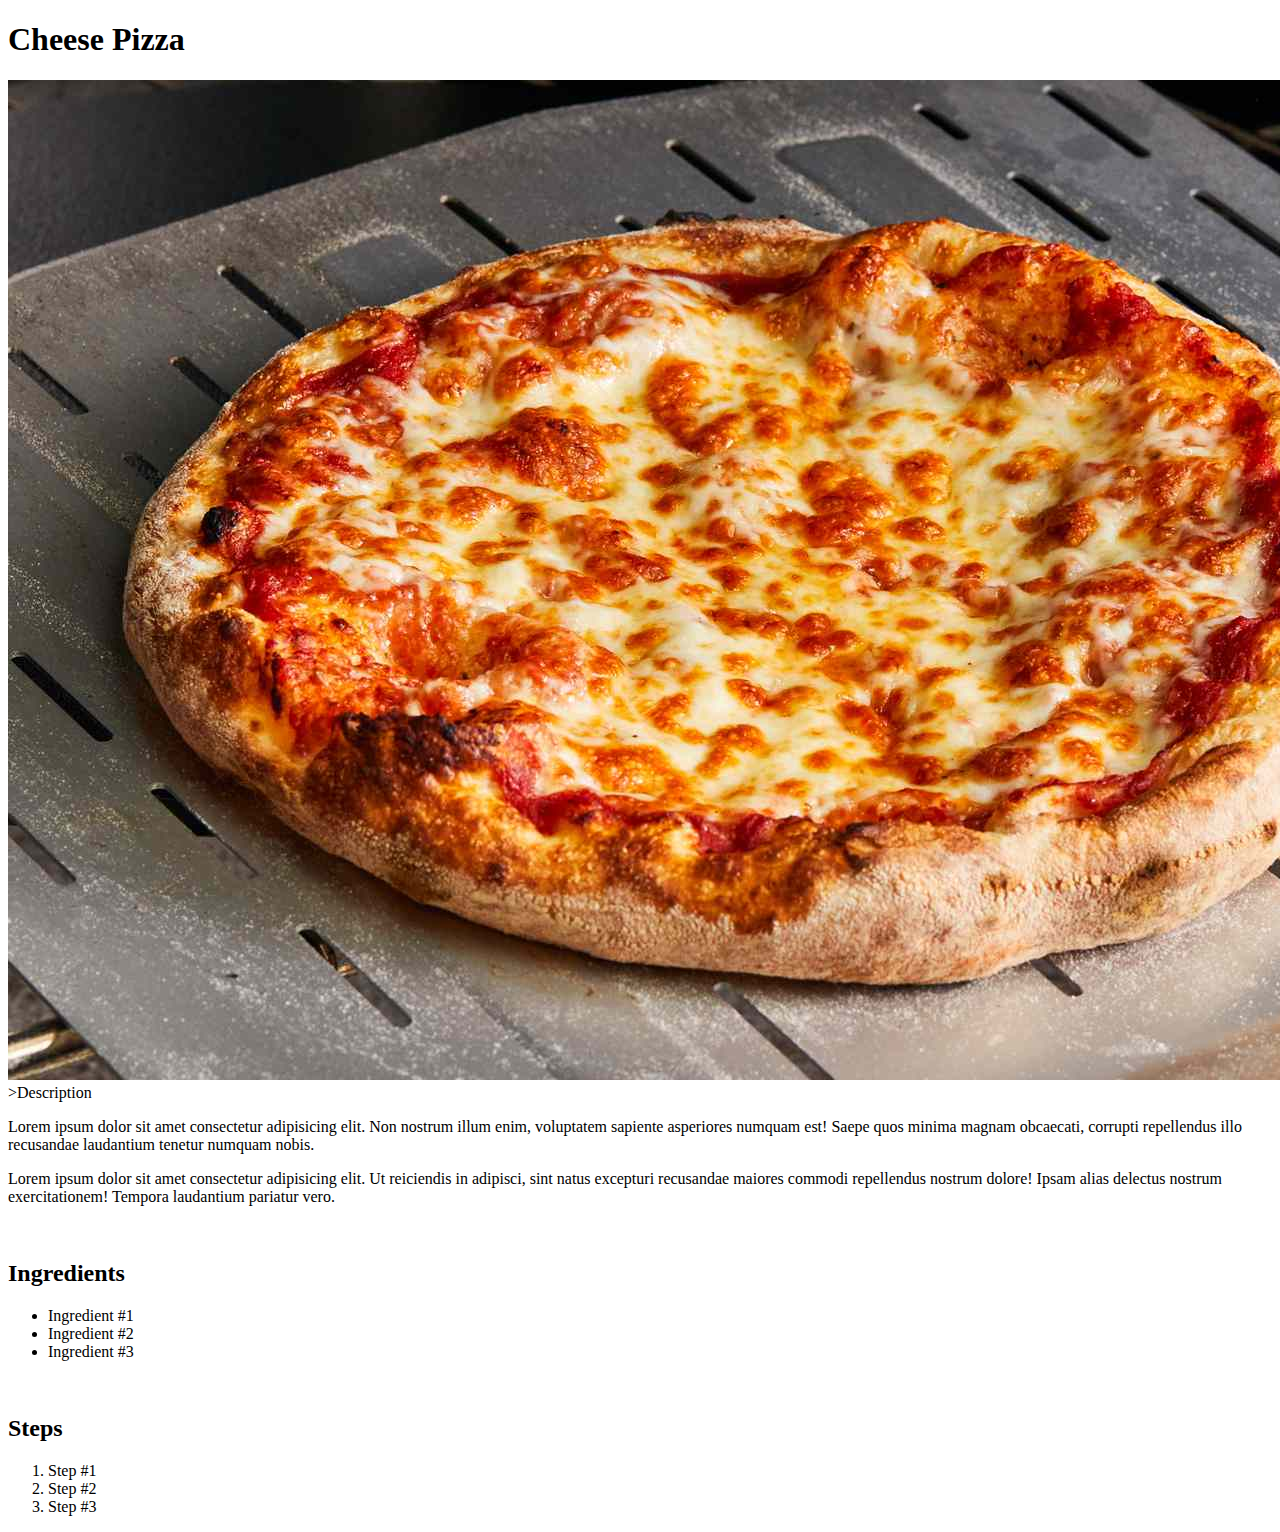
<file: recipes/cheese-pizza.html>
<!DOCTYPE html>

<html>
    <head>
        <meta charset="utf-8">
        <meta lang="en">
        <meta http-equiv="X-UA-Compatible" content="IE=edge">
        <title>Lasagna Recipe</title>
        <meta name="viewport" content="width=device-width, initial-scale=1">
        <link rel="stylesheet" href="">
    </head>
    <body>
        <h1>Cheese Pizza</h1>
        <img src="../images/cheese-pizza.jpg" alt="Cheese Pizza">
            <p<strong></strong>>Description</p>
                <p>Lorem ipsum dolor sit amet consectetur adipisicing elit. Non nostrum illum enim, voluptatem sapiente asperiores numquam est! Saepe quos minima magnam obcaecati, corrupti repellendus illo recusandae laudantium tenetur numquam nobis.</p>
                <p>Lorem ipsum dolor sit amet consectetur adipisicing elit. Ut reiciendis in adipisci, sint natus excepturi recusandae maiores commodi repellendus nostrum dolore! Ipsam alias delectus nostrum exercitationem! Tempora laudantium pariatur vero.</p>
                    <br>
                    <h2>Ingredients</h2>
                    <ul>
                        <li>Ingredient #1</li>
                        <li>Ingredient #2</li>
                        <li>Ingredient #3</li>
                    </ul>
                    <br>
                    <h2>Steps</h2>
                    <ol>
                        <li>Step #1</li>
                        <li>Step #2</li>
                        <li>Step #3</li>
                    </ol>
    </body>
</html>
</file>
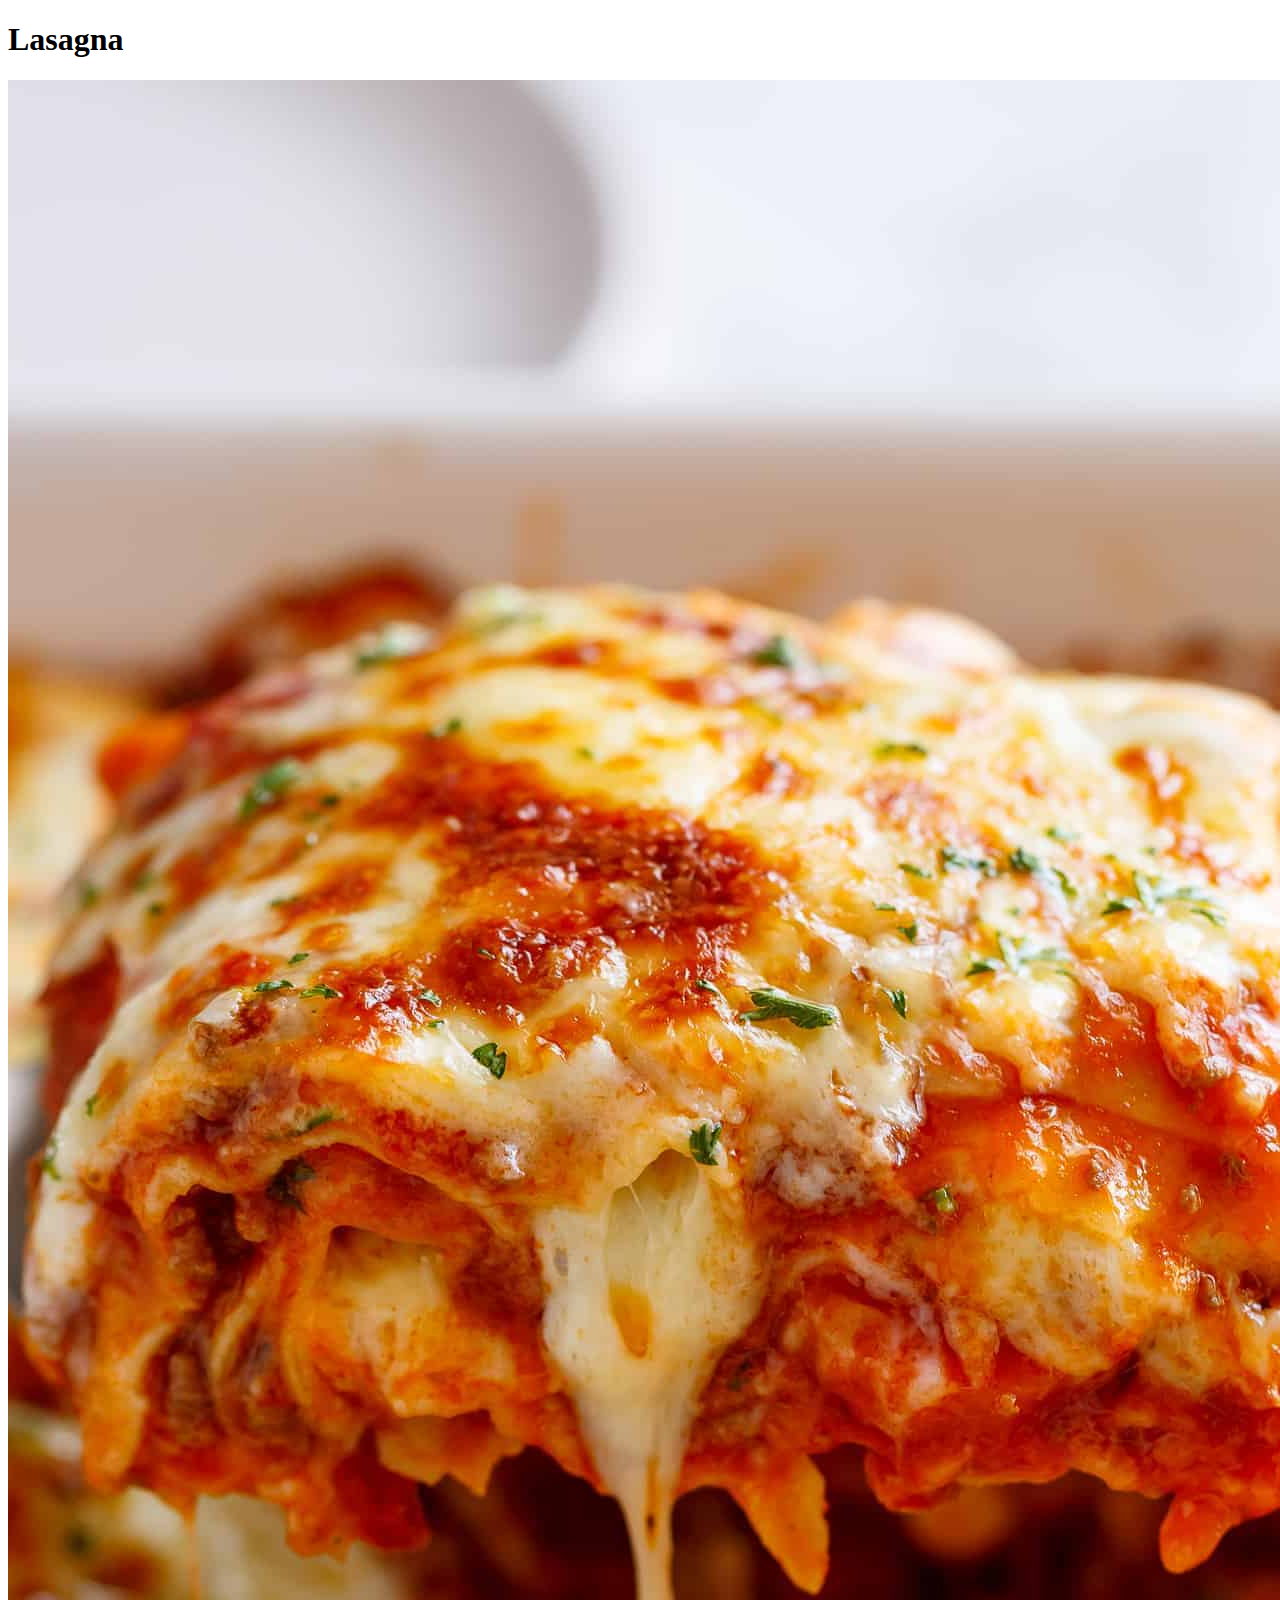
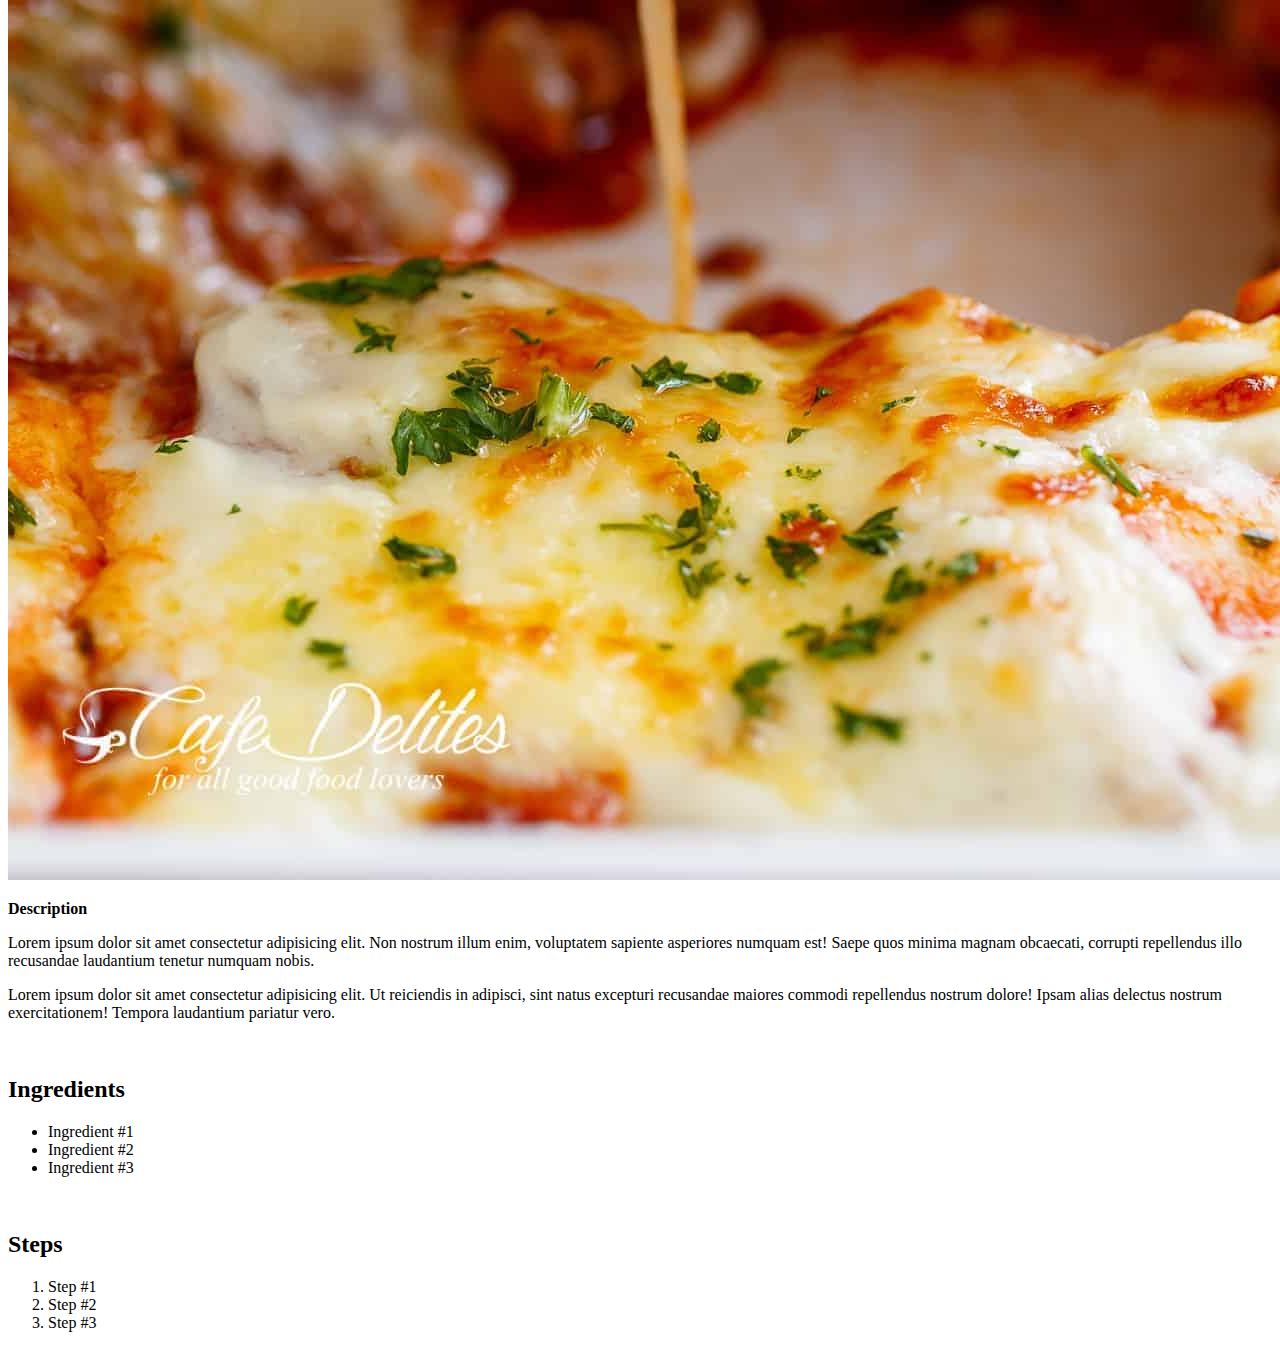
<file: recipes/lasagna.html>
<!DOCTYPE html>

<html>
    <head>
        <meta charset="utf-8">
        <meta lang="en">
        <meta http-equiv="X-UA-Compatible" content="IE=edge">
        <title>Lasagna Recipe</title>
        <meta name="viewport" content="width=device-width, initial-scale=1">
        <link rel="stylesheet" href="">
    </head>
    <body>
        <h1>Lasagna</h1>
            <img src="../images/lasagna.jpg">
            <p><strong>Description</strong></p>
                <p>Lorem ipsum dolor sit amet consectetur adipisicing elit. Non nostrum illum enim, voluptatem sapiente asperiores numquam est! Saepe quos minima magnam obcaecati, corrupti repellendus illo recusandae laudantium tenetur numquam nobis.</p>
                <p>Lorem ipsum dolor sit amet consectetur adipisicing elit. Ut reiciendis in adipisci, sint natus excepturi recusandae maiores commodi repellendus nostrum dolore! Ipsam alias delectus nostrum exercitationem! Tempora laudantium pariatur vero.</p>
                    <br>
                    <h2>Ingredients</h2>
                    <ul>
                        <li>Ingredient #1</li>
                        <li>Ingredient #2</li>
                        <li>Ingredient #3</li>
                    </ul>
                    <br>
                    <h2>Steps</h2>
                    <ol>
                        <li>Step #1</li>
                        <li>Step #2</li>
                        <li>Step #3</li>
                    </ol>

    </body>
</html>
</file>
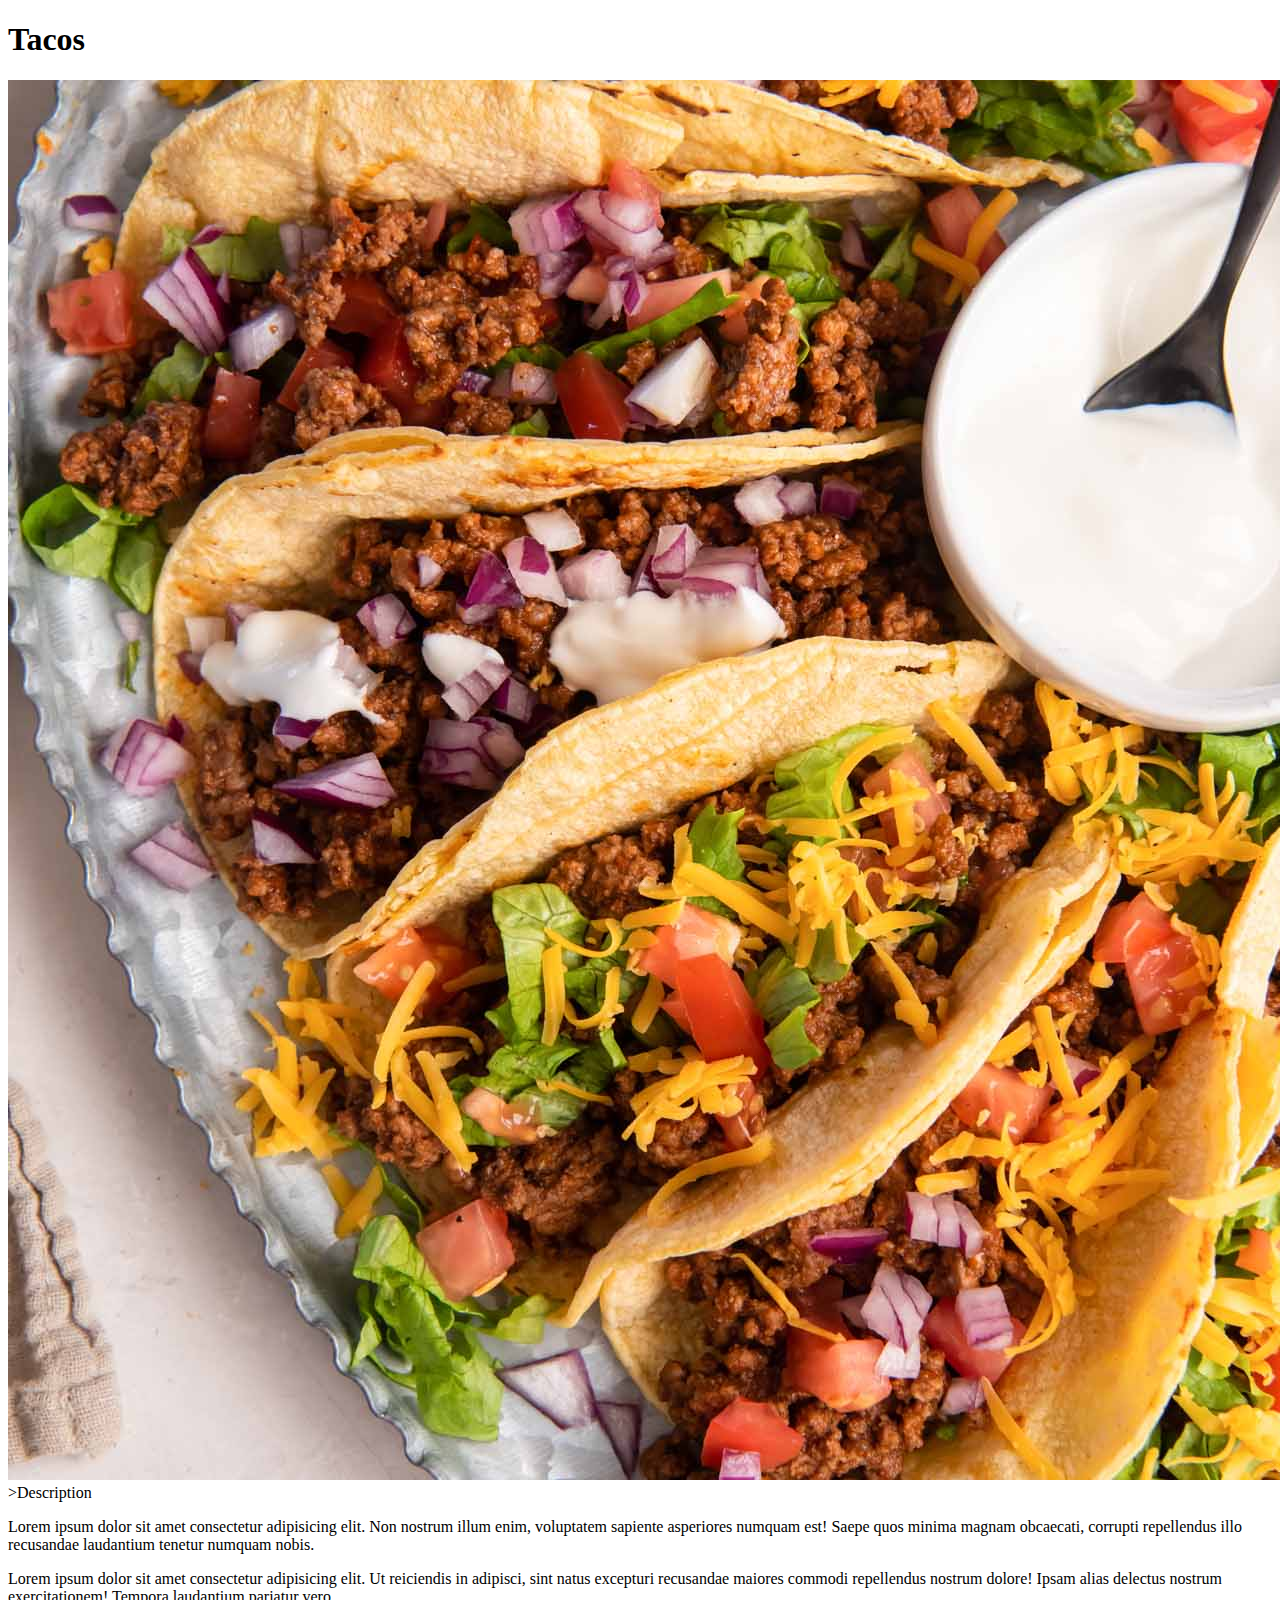
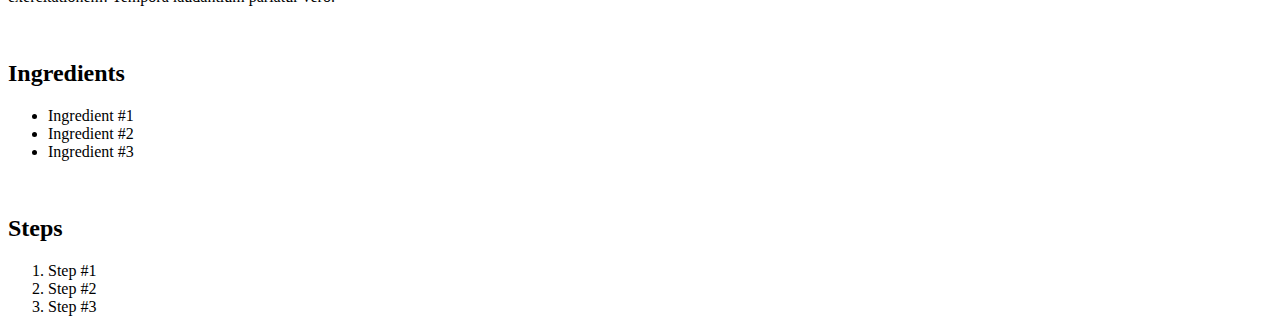
<file: recipes/tacos.html>
<!DOCTYPE html>

<html>
    <head>
        <meta charset="utf-8">
        <meta lang="en">
        <meta http-equiv="X-UA-Compatible" content="IE=edge">
        <title>Lasagna Recipe</title>
        <meta name="viewport" content="width=device-width, initial-scale=1">
        <link rel="stylesheet" href="">
    </head>
    <body>
        <h1>Tacos</h1>
        <img src="../images/tacos.jpg">
        <p<strong></strong>>Description</p>
            <p>Lorem ipsum dolor sit amet consectetur adipisicing elit. Non nostrum illum enim, voluptatem sapiente asperiores numquam est! Saepe quos minima magnam obcaecati, corrupti repellendus illo recusandae laudantium tenetur numquam nobis.</p>
            <p>Lorem ipsum dolor sit amet consectetur adipisicing elit. Ut reiciendis in adipisci, sint natus excepturi recusandae maiores commodi repellendus nostrum dolore! Ipsam alias delectus nostrum exercitationem! Tempora laudantium pariatur vero.</p>
                <br>
                <h2>Ingredients</h2>
                <ul>
                    <li>Ingredient #1</li>
                    <li>Ingredient #2</li>
                    <li>Ingredient #3</li>
                </ul>
                <br>
                <h2>Steps</h2>
                <ol>
                    <li>Step #1</li>
                    <li>Step #2</li>
                    <li>Step #3</li>
                </ol>
    </body>
</html>
</file>
